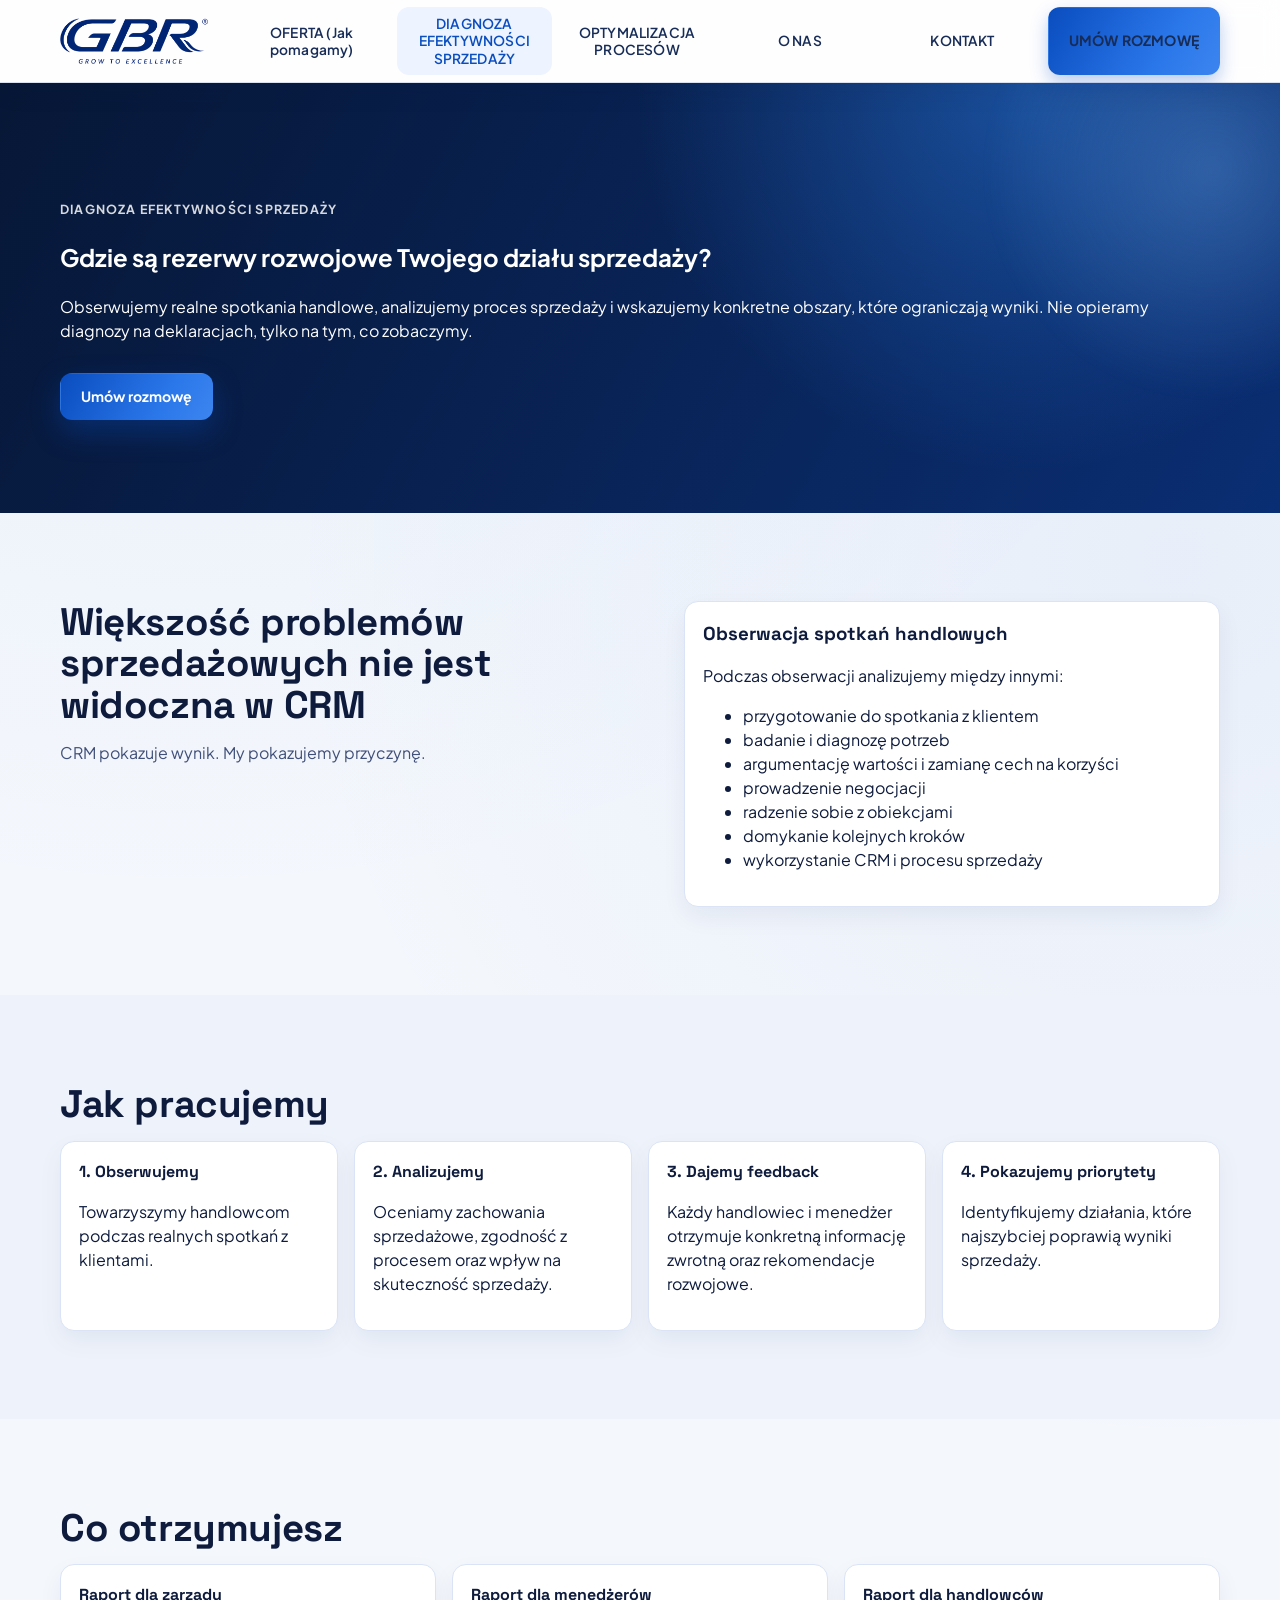
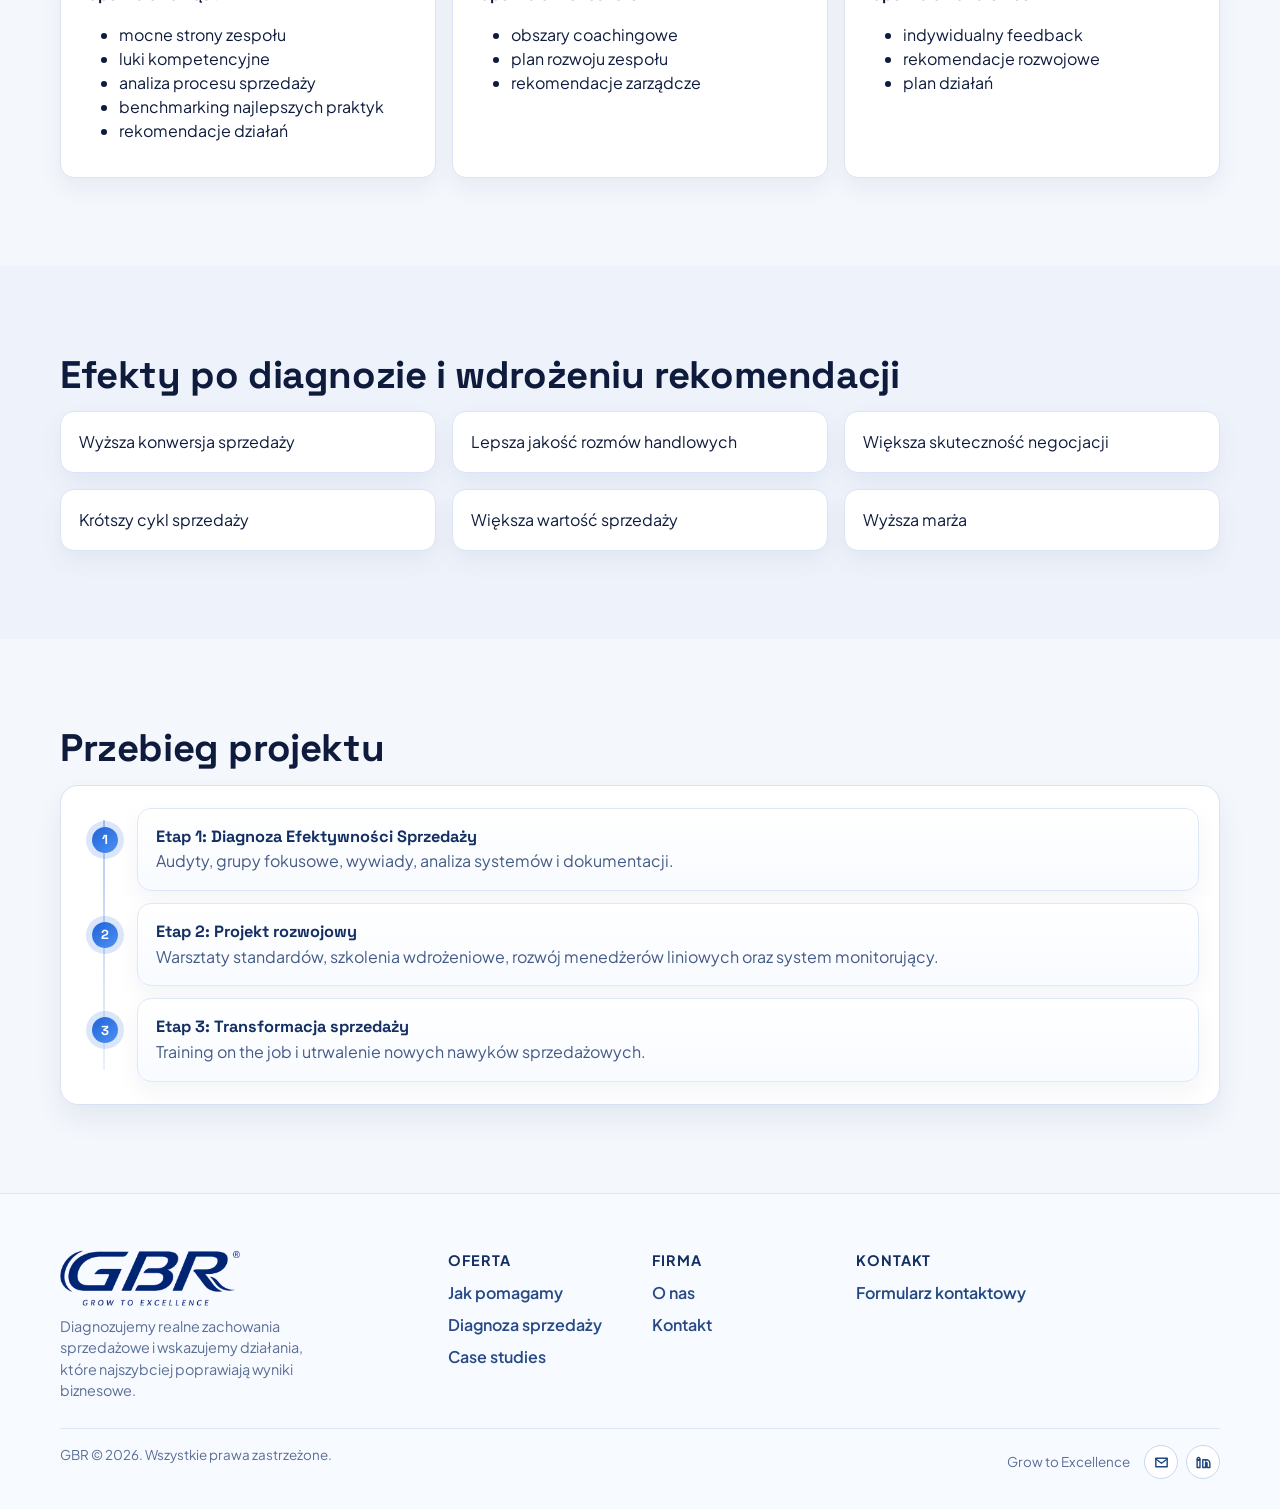
<file: diagnoza-efektywnosci-sprzedazy.html>
<!doctype html>
<html lang="pl">
  <head>
    <meta charset="UTF-8" />
    <meta name="viewport" content="width=device-width, initial-scale=1.0" />
    <title>Diagnoza Efektywności Sprzedaży | GBR</title>
    <meta
      name="description"
      content="Diagnoza efektywności sprzedaży oparta na obserwacji spotkań handlowych, analizie procesu i wdrożeniu działań rozwojowych."
    />
    <link rel="icon" type="image/svg+xml" href="assets/favicon.svg?v=3" />
    <link rel="shortcut icon" href="assets/favicon.svg?v=3" />
    <link rel="preconnect" href="https://fonts.googleapis.com" />
    <link rel="preconnect" href="https://fonts.gstatic.com" crossorigin />
    <link
      href="https://fonts.googleapis.com/css2?family=Plus+Jakarta+Sans:wght@400;500;600;700;800&family=Space+Grotesk:wght@500;700&display=swap"
      rel="stylesheet"
    />
    <link rel="stylesheet" href="styles.css" />
  </head>
  <body class="page-diagnoza">
    <header class="topbar">
      <div class="container nav-wrap">
        <a class="brand" href="index.html" aria-label="GBR strona główna">
          <img class="brand-logo" src="assets/logo-gbr-official-transparent.png" alt="GBR" />
        </a>
        <button class="nav-toggle" aria-label="Otwórz menu">☰</button>
        <nav class="nav-links" aria-label="Nawigacja główna">
          <div class="nav-item has-submenu">
            <a href="oferta.html">OFERTA (Jak pomagamy)</a>
            <div class="submenu" aria-label="Podmenu oferty">
              <a href="oferta.html#efektywnosc-sprzedazy">Efektywność sprzedaży</a>
              <a href="oferta.html#rozwoj-liderow">Rozwój liderów</a>
              <a href="oferta.html#optymalizacja">Optymalizacja procesów</a>
              <a href="oferta.html#wsparcie-decyzji">Wsparcie decyzji biznesowych</a>
            </div>
          </div>
          <a href="diagnoza-efektywnosci-sprzedazy.html" aria-current="page"
            >DIAGNOZA EFEKTYWNOŚCI SPRZEDAŻY</a
          >
          <a href="oferta.html#optymalizacja">OPTYMALIZACJA PROCESÓW</a>
          <a href="o-nas.html">O NAS</a>
          <a href="kontakt.html">KONTAKT</a>
          <a class="btn btn-primary" href="kontakt.html">UMÓW ROZMOWĘ</a>
        </nav>
      </div>
    </header>

    <main>
      <section class="page-hero">
        <div class="container hero-inner">
          <div class="hero-text">
            <p class="hero-eyebrow">DIAGNOZA EFEKTYWNOŚCI SPRZEDAŻY</p>
            <h1>Gdzie są rezerwy rozwojowe Twojego działu sprzedaży?</h1>
            <p>
              Obserwujemy realne spotkania handlowe, analizujemy proces sprzedaży i wskazujemy
              konkretne obszary, które ograniczają wyniki. Nie opieramy diagnozy na deklaracjach,
              tylko na tym, co zobaczymy.
            </p>
            <div class="hero-cta">
              <a class="btn btn-primary" href="kontakt.html">Umów rozmowę</a>
            </div>
          </div>
        </div>
      </section>

      <section class="section">
        <div class="container split">
          <div>
            <h2 class="section-title">Większość problemów sprzedażowych nie jest widoczna w CRM</h2>
            <p class="section-text">
              CRM pokazuje wynik. My pokazujemy przyczynę.
            </p>
          </div>
          <div class="simple-card">
            <h3>Obserwacja spotkań handlowych</h3>
            <p>Podczas obserwacji analizujemy między innymi:</p>
            <ul>
              <li>przygotowanie do spotkania z klientem</li>
              <li>badanie i diagnozę potrzeb</li>
              <li>argumentację wartości i zamianę cech na korzyści</li>
              <li>prowadzenie negocjacji</li>
              <li>radzenie sobie z obiekcjami</li>
              <li>domykanie kolejnych kroków</li>
              <li>wykorzystanie CRM i procesu sprzedaży</li>
            </ul>
          </div>
        </div>
      </section>

      <section class="section" style="background: #eef3fb">
        <div class="container">
          <h2 class="section-title">Jak pracujemy</h2>
          <div class="steps">
            <article class="step">
              <h4>1. Obserwujemy</h4>
              <p>Towarzyszymy handlowcom podczas realnych spotkań z klientami.</p>
            </article>
            <article class="step">
              <h4>2. Analizujemy</h4>
              <p>
                Oceniamy zachowania sprzedażowe, zgodność z procesem oraz wpływ na skuteczność
                sprzedaży.
              </p>
            </article>
            <article class="step">
              <h4>3. Dajemy feedback</h4>
              <p>
                Każdy handlowiec i menedżer otrzymuje konkretną informację zwrotną oraz
                rekomendacje rozwojowe.
              </p>
            </article>
            <article class="step">
              <h4>4. Pokazujemy priorytety</h4>
              <p>Identyfikujemy działania, które najszybciej poprawią wyniki sprzedaży.</p>
            </article>
          </div>
        </div>
      </section>

      <section class="section">
        <div class="container">
          <h2 class="section-title">Co otrzymujesz</h2>
          <div class="deliverables">
            <article class="deliverable">
              <h4>Raport dla zarządu</h4>
              <ul>
                <li>mocne strony zespołu</li>
                <li>luki kompetencyjne</li>
                <li>analiza procesu sprzedaży</li>
                <li>benchmarking najlepszych praktyk</li>
                <li>rekomendacje działań</li>
              </ul>
            </article>
            <article class="deliverable">
              <h4>Raport dla menedżerów</h4>
              <ul>
                <li>obszary coachingowe</li>
                <li>plan rozwoju zespołu</li>
                <li>rekomendacje zarządcze</li>
              </ul>
            </article>
            <article class="deliverable">
              <h4>Raport dla handlowców</h4>
              <ul>
                <li>indywidualny feedback</li>
                <li>rekomendacje rozwojowe</li>
                <li>plan działań</li>
              </ul>
            </article>
          </div>
        </div>
      </section>

      <section class="section" style="background: #eef3fb">
        <div class="container">
          <h2 class="section-title">Efekty po diagnozie i wdrożeniu rekomendacji</h2>
          <div class="effect-grid">
            <article class="effect-item">Wyższa konwersja sprzedaży</article>
            <article class="effect-item">Lepsza jakość rozmów handlowych</article>
            <article class="effect-item">Większa skuteczność negocjacji</article>
            <article class="effect-item">Krótszy cykl sprzedaży</article>
            <article class="effect-item">Większa wartość sprzedaży</article>
            <article class="effect-item">Wyższa marża</article>
          </div>
        </div>
      </section>

      <section class="section">
        <div class="container">
          <h2 class="section-title">Przebieg projektu</h2>
          <div class="timeline">
            <div class="timeline-item">
              <span class="dot"></span>
              <div>
                <h4>Etap 1: Diagnoza Efektywności Sprzedaży</h4>
                <p>
                  Audyty, grupy fokusowe, wywiady, analiza systemów i dokumentacji.
                </p>
              </div>
            </div>
            <div class="timeline-item">
              <span class="dot"></span>
              <div>
                <h4>Etap 2: Projekt rozwojowy</h4>
                <p>
                  Warsztaty standardów, szkolenia wdrożeniowe, rozwój menedżerów liniowych oraz
                  system monitorujący.
                </p>
              </div>
            </div>
            <div class="timeline-item">
              <span class="dot"></span>
              <div>
                <h4>Etap 3: Transformacja sprzedaży</h4>
                <p>Training on the job i utrwalenie nowych nawyków sprzedażowych.</p>
              </div>
            </div>
          </div>
        </div>
      </section>
    </main>

    <footer>
      <div class="container site-footer">
        <div class="footer-top">
          <div class="footer-brand">
            <img src="assets/logo-gbr-official-transparent.png" alt="GBR" />
            <p>
              Diagnozujemy realne zachowania sprzedażowe i wskazujemy działania, które najszybciej
              poprawiają wyniki biznesowe.
            </p>
          </div>
          <div class="footer-col">
            <h4>Oferta</h4>
            <ul class="footer-links">
              <li><a href="oferta.html">Jak pomagamy</a></li>
              <li><a href="diagnoza-efektywnosci-sprzedazy.html">Diagnoza sprzedaży</a></li>
              <li><a href="oferta.html#case-studies">Case studies</a></li>
            </ul>
          </div>
          <div class="footer-col">
            <h4>Firma</h4>
            <ul class="footer-links">
              <li><a href="o-nas.html">O nas</a></li>
              <li><a href="kontakt.html">Kontakt</a></li>
            </ul>
          </div>
          <div class="footer-contact">
            <h4>Kontakt</h4>
            <p><a href="kontakt.html">Formularz kontaktowy</a></p>
          </div>
        </div>
        <div class="footer-bottom">
          <span>GBR © 2026. Wszystkie prawa zastrzeżone.</span>
          <div class="footer-bottom-right">
            <span>Grow to Excellence</span>
            <div class="footer-social" aria-label="Kontakt GBR">
              <a href="mailto:pdeptula@gbr.pl" aria-label="Napisz e-mail do GBR">
                <svg viewBox="0 0 24 24" aria-hidden="true" focusable="false">
                  <path d="M4 6h16v12H4z" />
                  <path d="m4 7 8 6 8-6" />
                </svg>
              </a>
              <a href="https://www.linkedin.com/company/gb-resources-polska/" target="_blank" rel="noopener noreferrer" aria-label="Profil GBR na LinkedIn">
                <svg viewBox="0 0 24 24" aria-hidden="true" focusable="false">
                  <path d="M16 8a5 5 0 0 1 5 5v6h-4v-6a1 1 0 0 0-2 0v6h-4v-11h4v2" />
                  <path d="M7 8h-4v11h4z" />
                  <path d="M5 5a2 2 0 1 0 0.001 0z" />
                </svg>
              </a>
            </div>
          </div>
        </div>
      </div>
    </footer>

    <script src="script.js"></script>
  </body>
</html>
</file>
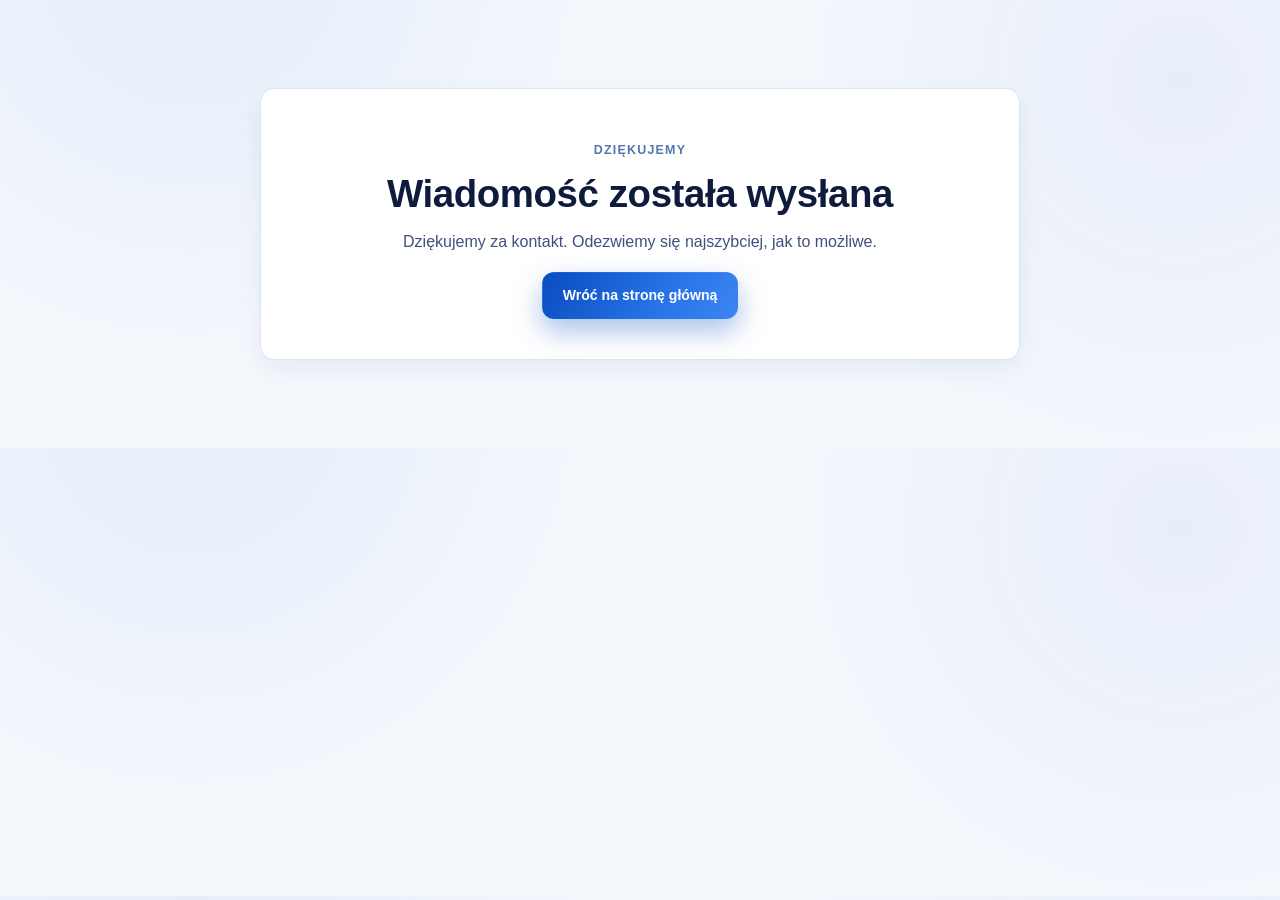
<file: dziekujemy.html>
<!doctype html>
<html lang="pl">
  <head>
    <meta charset="UTF-8" />
    <meta name="viewport" content="width=device-width, initial-scale=1.0" />
    <title>Dziękujemy | GBR</title>
    <meta name="description" content="Potwierdzenie wysłania formularza kontaktowego GBR." />
    <link rel="icon" type="image/svg+xml" href="assets/favicon.svg?v=3" />
    <link rel="shortcut icon" href="assets/favicon.svg?v=3" />
    <link rel="stylesheet" href="styles.css" />
  </head>
  <body>
    <main>
      <section class="section">
        <div class="container" style="max-width: 760px">
          <article class="simple-card" style="text-align: center; padding: 40px 24px">
            <p class="hero-eyebrow" style="color: #335b9e">DZIĘKUJEMY</p>
            <h1 class="section-title">Wiadomość została wysłana</h1>
            <p class="section-text" style="margin: 0 auto 18px">
              Dziękujemy za kontakt. Odezwiemy się najszybciej, jak to możliwe.
            </p>
            <a class="btn btn-primary" href="index.html">Wróć na stronę główną</a>
          </article>
        </div>
      </section>
    </main>
  </body>
</html>
</file>
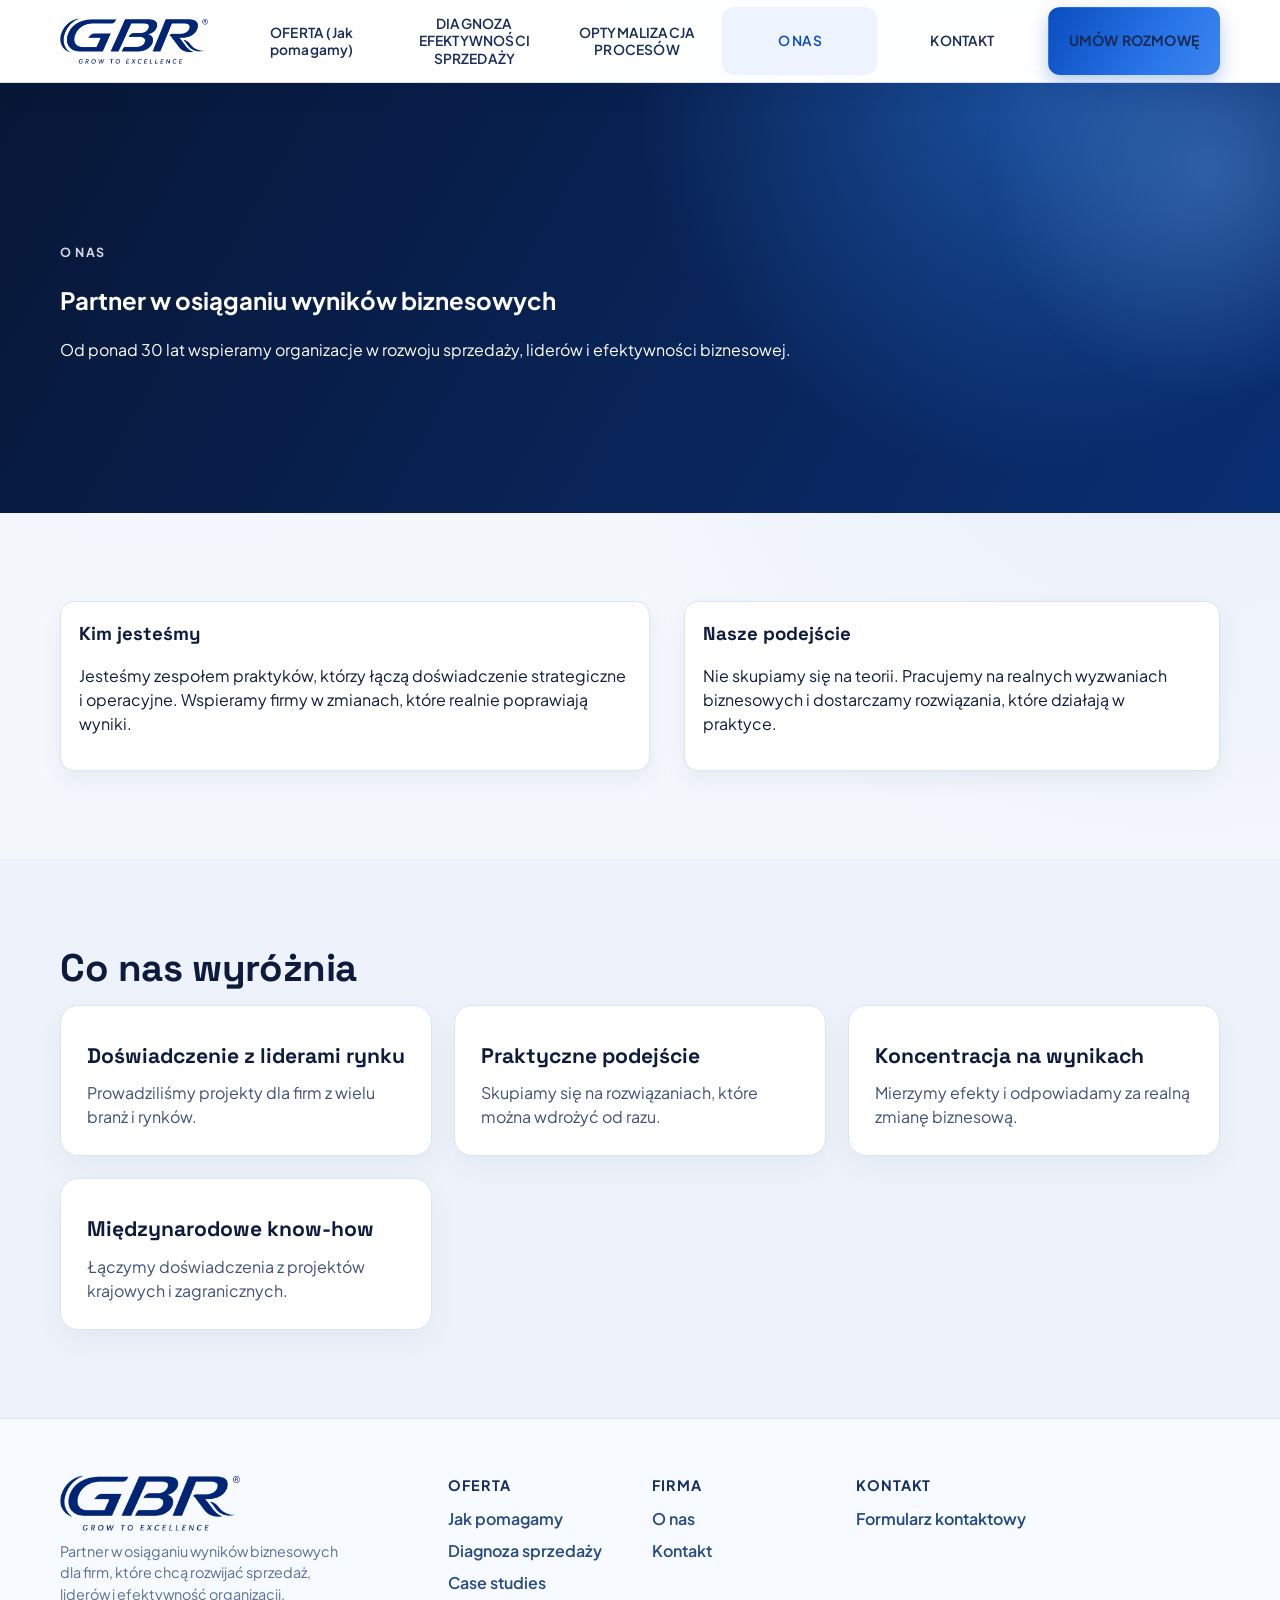
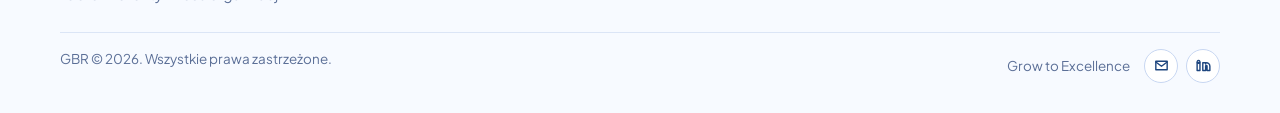
<file: o-nas.html>
<!doctype html>
<html lang="pl">
  <head>
    <meta charset="UTF-8" />
    <meta name="viewport" content="width=device-width, initial-scale=1.0" />
    <title>O nas | GBR</title>
    <meta
      name="description"
      content="Od ponad 30 lat wspieramy organizacje w rozwoju sprzedaży, liderów i efektywności biznesowej."
    />
    <link rel="icon" type="image/svg+xml" href="assets/favicon.svg?v=3" />
    <link rel="shortcut icon" href="assets/favicon.svg?v=3" />
    <link rel="preconnect" href="https://fonts.googleapis.com" />
    <link rel="preconnect" href="https://fonts.gstatic.com" crossorigin />
    <link
      href="https://fonts.googleapis.com/css2?family=Plus+Jakarta+Sans:wght@400;500;600;700;800&family=Space+Grotesk:wght@500;700&display=swap"
      rel="stylesheet"
    />
    <link rel="stylesheet" href="styles.css" />
  </head>
  <body class="page-o-nas">
    <header class="topbar">
      <div class="container nav-wrap">
        <a class="brand" href="index.html" aria-label="GBR strona główna">
          <img class="brand-logo" src="assets/logo-gbr-official-transparent.png" alt="GBR" />
        </a>
        <button class="nav-toggle" aria-label="Otwórz menu">☰</button>
        <nav class="nav-links" aria-label="Nawigacja główna">
          <div class="nav-item has-submenu">
            <a href="oferta.html">OFERTA (Jak pomagamy)</a>
            <div class="submenu" aria-label="Podmenu oferty">
              <a href="oferta.html#efektywnosc-sprzedazy">Efektywność sprzedaży</a>
              <a href="oferta.html#rozwoj-liderow">Rozwój liderów</a>
              <a href="oferta.html#optymalizacja">Optymalizacja procesów</a>
              <a href="oferta.html#wsparcie-decyzji">Wsparcie decyzji biznesowych</a>
            </div>
          </div>
          <a href="diagnoza-efektywnosci-sprzedazy.html">DIAGNOZA EFEKTYWNOŚCI SPRZEDAŻY</a>
          <a href="oferta.html#optymalizacja">OPTYMALIZACJA PROCESÓW</a>
          <a href="o-nas.html" aria-current="page">O NAS</a>
          <a href="kontakt.html">KONTAKT</a>
          <a class="btn btn-primary" href="kontakt.html">UMÓW ROZMOWĘ</a>
        </nav>
      </div>
    </header>

    <main>
      <section class="page-hero">
        <div class="container hero-inner">
          <div class="hero-text">
            <p class="hero-eyebrow">O NAS</p>
            <h1>Partner w osiąganiu wyników biznesowych</h1>
            <p>
              Od ponad 30 lat wspieramy organizacje w rozwoju sprzedaży, liderów i efektywności
              biznesowej.
            </p>
          </div>
        </div>
      </section>

      <section class="section">
        <div class="container split">
          <article class="simple-card">
            <h3>Kim jesteśmy</h3>
            <p>
              Jesteśmy zespołem praktyków, którzy łączą doświadczenie strategiczne i operacyjne.
              Wspieramy firmy w zmianach, które realnie poprawiają wyniki.
            </p>
          </article>
          <article class="simple-card">
            <h3>Nasze podejście</h3>
            <p>
              Nie skupiamy się na teorii. Pracujemy na realnych wyzwaniach biznesowych i
              dostarczamy rozwiązania, które działają w praktyce.
            </p>
          </article>
        </div>
      </section>

      <section class="section" style="background: #eef3fb">
        <div class="container">
          <h2 class="section-title">Co nas wyróżnia</h2>
          <div class="pillar-grid">
            <article class="pillar-card">
              <h3>Doświadczenie z liderami rynku</h3>
              <p>Prowadziliśmy projekty dla firm z wielu branż i rynków.</p>
            </article>
            <article class="pillar-card">
              <h3>Praktyczne podejście</h3>
              <p>Skupiamy się na rozwiązaniach, które można wdrożyć od razu.</p>
            </article>
            <article class="pillar-card">
              <h3>Koncentracja na wynikach</h3>
              <p>Mierzymy efekty i odpowiadamy za realną zmianę biznesową.</p>
            </article>
            <article class="pillar-card">
              <h3>Międzynarodowe know-how</h3>
              <p>Łączymy doświadczenia z projektów krajowych i zagranicznych.</p>
            </article>
          </div>
        </div>
      </section>
    </main>

    <footer>
      <div class="container site-footer">
        <div class="footer-top">
          <div class="footer-brand">
            <img src="assets/logo-gbr-official-transparent.png" alt="GBR" />
            <p>
              Partner w osiąganiu wyników biznesowych dla firm, które chcą rozwijać sprzedaż,
              liderów i efektywność organizacji.
            </p>
          </div>
          <div class="footer-col">
            <h4>Oferta</h4>
            <ul class="footer-links">
              <li><a href="oferta.html">Jak pomagamy</a></li>
              <li><a href="diagnoza-efektywnosci-sprzedazy.html">Diagnoza sprzedaży</a></li>
              <li><a href="oferta.html#case-studies">Case studies</a></li>
            </ul>
          </div>
          <div class="footer-col">
            <h4>Firma</h4>
            <ul class="footer-links">
              <li><a href="o-nas.html">O nas</a></li>
              <li><a href="kontakt.html">Kontakt</a></li>
            </ul>
          </div>
          <div class="footer-contact">
            <h4>Kontakt</h4>
            <p><a href="kontakt.html">Formularz kontaktowy</a></p>
          </div>
        </div>
        <div class="footer-bottom">
          <span>GBR © 2026. Wszystkie prawa zastrzeżone.</span>
          <div class="footer-bottom-right">
            <span>Grow to Excellence</span>
            <div class="footer-social" aria-label="Kontakt GBR">
              <a href="mailto:pdeptula@gbr.pl" aria-label="Napisz e-mail do GBR">
                <svg viewBox="0 0 24 24" aria-hidden="true" focusable="false">
                  <path d="M4 6h16v12H4z" />
                  <path d="m4 7 8 6 8-6" />
                </svg>
              </a>
              <a href="https://www.linkedin.com/company/gb-resources-polska/" target="_blank" rel="noopener noreferrer" aria-label="Profil GBR na LinkedIn">
                <svg viewBox="0 0 24 24" aria-hidden="true" focusable="false">
                  <path d="M16 8a5 5 0 0 1 5 5v6h-4v-6a1 1 0 0 0-2 0v6h-4v-11h4v2" />
                  <path d="M7 8h-4v11h4z" />
                  <path d="M5 5a2 2 0 1 0 0.001 0z" />
                </svg>
              </a>
            </div>
          </div>
        </div>
      </div>
    </footer>

    <script src="script.js"></script>
  </body>
</html>
</file>
<file: styles.css>
:root {
  --bg: #f4f7fc;
  --surface: #ffffff;
  --surface-alt: #eef3fb;
  --ink: #0e1b3d;
  --ink-soft: #40507a;
  --primary: #0a4dbf;
  --primary-strong: #053289;
  --line: #d4ddef;
  --deep: #071736;
  --deep-2: #0a2047;
  --ok: #0f8f67;
  --radius: 18px;
  --shadow: 0 20px 50px rgba(4, 20, 50, 0.12);
  --shadow-soft: 0 10px 26px rgba(6, 31, 82, 0.1);
  --shadow-strong: 0 22px 44px rgba(6, 31, 82, 0.18);
}

* {
  box-sizing: border-box;
}

html {
  scroll-behavior: smooth;
}

body {
  margin: 0;
  font-family: "Plus Jakarta Sans", "Segoe UI", sans-serif;
  color: var(--ink);
  background: var(--bg);
  line-height: 1.5;
  background-image:
    radial-gradient(circle at 15% -10%, rgba(44, 122, 233, 0.08), transparent 34%),
    radial-gradient(circle at 92% 18%, rgba(37, 104, 209, 0.06), transparent 32%);
}

a {
  color: inherit;
  text-decoration: none;
}

img {
  max-width: 100%;
  display: block;
}

.container {
  width: min(1160px, 92%);
  margin: 0 auto;
}

.section {
  padding: 88px 0;
}

.section-title {
  font-family: "Space Grotesk", "Segoe UI", sans-serif;
  font-size: clamp(1.8rem, 3vw, 3rem);
  line-height: 1.08;
  letter-spacing: -0.4px;
  margin: 0 0 16px;
}

.section-text {
  color: var(--ink-soft);
  margin: 0;
  max-width: 720px;
}

.top-utility {
  background: #0a2048;
  color: #d9e6ff;
  border-bottom: 1px solid rgba(117, 153, 219, 0.3);
}

.utility-wrap {
  min-height: 36px;
  display: flex;
  align-items: center;
  justify-content: flex-end;
  gap: 16px;
  font-size: 0.78rem;
  font-weight: 600;
}

.utility-wrap a {
  color: #d9e6ff;
}

.topbar {
  position: sticky;
  top: 0;
  z-index: 40;
  background: rgba(255, 255, 255, 0.92);
  backdrop-filter: blur(10px);
  border-bottom: 1px solid rgba(212, 221, 239, 0.85);
  box-shadow: 0 8px 24px rgba(7, 28, 66, 0.08);
}

.nav-wrap {
  display: flex;
  align-items: center;
  justify-content: space-between;
  min-height: 82px;
  gap: 26px;
}

.brand {
  display: flex;
  align-items: center;
  gap: 10px;
  flex: 0 0 auto;
  font-family: "Space Grotesk", "Segoe UI", sans-serif;
  font-weight: 700;
  color: var(--deep);
}

.brand-logo {
  height: 46px;
  width: auto;
  max-width: none;
  display: block;
}

.brand-sub {
  font-size: 0.64rem;
  text-transform: uppercase;
  letter-spacing: 1.6px;
  color: #4d5e88;
}

.nav-toggle {
  display: none;
  border: 1px solid var(--line);
  border-radius: 10px;
  background: #fff;
  width: 42px;
  height: 42px;
  font-size: 1.35rem;
  color: var(--ink);
}

.nav-links {
  display: grid;
  grid-template-columns: repeat(5, minmax(132px, 1fr)) auto;
  align-items: stretch;
  gap: 8px;
  font-size: 0.86rem;
  font-weight: 600;
  letter-spacing: 0.18px;
}

.nav-links > a,
.nav-links > .nav-item > a {
  display: inline-flex;
  align-items: center;
  justify-content: center;
  text-align: center;
  line-height: 1.25;
  min-height: 64px;
  padding: 8px 10px;
  border-radius: 12px;
  text-wrap: balance;
  color: #172c57;
  transition: color 0.25s ease, background 0.2s ease;
}

.nav-links > a:not(.btn):hover,
.nav-links > .nav-item > a:hover,
.nav-links > a[aria-current="page"]:not(.btn),
.nav-links > .nav-item > a[aria-current="page"] {
  background: #edf3ff;
}

.nav-links > a:hover,
.nav-links > .nav-item > a:hover,
.nav-links > a[aria-current="page"],
.nav-links > .nav-item > a[aria-current="page"] {
  color: var(--primary);
}

.nav-item {
  position: relative;
  display: flex;
}

.submenu {
  position: absolute;
  top: 100%;
  left: 0;
  min-width: 230px;
  background: #fff;
  border: 1px solid #d7e3f8;
  border-radius: 12px;
  box-shadow: 0 12px 28px rgba(7, 30, 72, 0.12);
  padding: 6px;
  opacity: 0;
  transform: translateY(8px);
  pointer-events: none;
  transition: opacity 0.2s ease, transform 0.2s ease;
  z-index: 45;
}

.submenu a {
  display: block;
  min-height: 0;
  padding: 10px 12px;
  border-radius: 8px;
  font-size: 0.82rem;
  line-height: 1.25;
  color: #17386f;
}

.submenu a:hover {
  background: #edf3ff;
  color: #0a4dbf;
}

.has-submenu:hover .submenu,
.has-submenu:focus-within .submenu {
  opacity: 1;
  transform: translateY(0);
  pointer-events: auto;
}

.nav-links .btn {
  min-height: 64px;
  padding-inline: 20px;
  white-space: nowrap;
}

.nav-links .btn-primary {
  box-shadow: 0 8px 18px rgba(10, 77, 191, 0.28);
}

.btn {
  display: inline-flex;
  align-items: center;
  justify-content: center;
  gap: 8px;
  border: 1px solid transparent;
  border-radius: 12px;
  padding: 12px 20px;
  font-weight: 700;
  font-size: 0.88rem;
  transition: transform 0.2s ease, box-shadow 0.25s ease, background 0.2s ease;
}

.btn:hover {
  transform: translateY(-2px);
}

.btn-primary {
  color: #fff;
  background: linear-gradient(120deg, var(--primary), #2a77ea, #4e93f5, #1b66d9);
  background-size: 200% 200%;
  box-shadow: 0 12px 28px rgba(10, 77, 191, 0.35);
  animation: gradientFlow 8s ease infinite;
}

.btn-secondary {
  border-color: #a6b8e2;
  color: #e7efff;
  background: transparent;
}

.btn-light {
  border-color: var(--line);
  color: var(--primary);
  background: #fff;
}

.hero {
  position: relative;
  color: #fff;
  overflow: hidden;
  background: #071736;
}

.hero-media {
  position: absolute;
  inset: 0;
  z-index: 0;
  overflow: hidden;
}

.hero-bg {
  position: absolute;
  inset: 0;
  width: 100%;
  height: 100%;
  object-fit: cover;
  object-position: center center;
  opacity: 0;
  transform: scale(1);
  transition: opacity 1.6s ease, transform 7s ease;
  will-change: opacity, transform;
}

.hero-bg.is-visible {
  opacity: 1;
  transform: scale(1.01);
}

.hero-overlay {
  position: absolute;
  inset: 0;
  background:
    radial-gradient(circle at 70% 10%, rgba(46, 130, 255, 0.42), transparent 35%),
    linear-gradient(115deg, rgba(7, 23, 54, 0.94) 18%, rgba(8, 37, 88, 0.81) 52%, rgba(9, 54, 130, 0.66) 100%);
}

.hero-sheen {
  position: absolute;
  inset: 0;
  background: linear-gradient(115deg, transparent 28%, rgba(145, 196, 255, 0.22) 48%, transparent 68%);
  mix-blend-mode: screen;
  transform: translateX(-28%);
  animation: heroSweep 11s ease-in-out infinite;
}

.hero::before {
  content: "";
  position: absolute;
  width: 550px;
  height: 550px;
  border-radius: 50%;
  border: 1px solid rgba(96, 168, 255, 0.35);
  right: -180px;
  top: -120px;
}

.hero::after {
  content: "";
  position: absolute;
  width: 410px;
  height: 410px;
  border-radius: 50%;
  border: 1px solid rgba(96, 168, 255, 0.3);
  right: -90px;
  top: -50px;
}

.hero-inner {
  position: relative;
  z-index: 2;
  min-height: min(80vh, 720px);
  display: grid;
  align-items: center;
  padding: 74px 0 86px;
}

.hero-text {
  max-width: 1240px;
  animation: fadeUp 0.75s ease both;
}

.hero-eyebrow {
  letter-spacing: 1.2px;
  text-transform: uppercase;
  font-weight: 700;
  font-size: 0.78rem;
  opacity: 0.83;
}

.hero h1 {
  margin: 10px 0 18px;
  font-family: "Space Grotesk", "Segoe UI", sans-serif;
  font-size: clamp(2.05rem, 5.2vw, 4rem);
  line-height: 1.06;
  min-height: calc(3 * 1.06em);
  transition: opacity 0.45s ease, transform 0.45s ease;
}

.hero-line {
  display: block;
  white-space: nowrap;
}

.hero h1.is-fading {
  opacity: 0;
  transform: translateY(8px);
}

.hero p {
  margin: 0;
  max-width: 700px;
  color: #d7e4ff;
  font-size: clamp(1rem, 1.5vw, 1.18rem);
}

.hero-cta {
  display: flex;
  flex-wrap: wrap;
  gap: 12px;
  margin-top: 30px;
}

.hero-proof {
  margin-top: 26px;
  display: grid;
  grid-template-columns: repeat(3, minmax(140px, 1fr));
  gap: 12px;
  max-width: 720px;
}

.proof-item {
  border: 1px solid rgba(171, 201, 255, 0.28);
  background: rgba(8, 28, 66, 0.5);
  border-radius: 12px;
  padding: 10px 12px;
  box-shadow: inset 0 1px 0 rgba(255, 255, 255, 0.08), var(--shadow-soft);
}

.proof-item strong {
  display: block;
  font-family: "Space Grotesk", "Segoe UI", sans-serif;
  font-size: 1.35rem;
  line-height: 1;
}

.proof-item span {
  display: block;
  margin-top: 5px;
  color: #d4e2ff;
  font-size: 0.83rem;
}

.hero-benchmark {
  margin-top: 14px;
  max-width: 520px;
  border: 1px solid rgba(171, 201, 255, 0.25);
  border-radius: 12px;
  padding: 10px 12px 12px;
  background: rgba(7, 26, 63, 0.5);
}

.benchmark-head {
  display: flex;
  justify-content: space-between;
  align-items: center;
  gap: 10px;
  font-size: 0.82rem;
  color: #d4e2ff;
}

.benchmark-head strong {
  font-family: "Space Grotesk", "Segoe UI", sans-serif;
  font-size: 1.08rem;
  color: #ffffff;
}

.benchmark-track {
  margin-top: 8px;
  width: 100%;
  height: 8px;
  border-radius: 999px;
  background: rgba(255, 255, 255, 0.18);
  overflow: hidden;
}

.benchmark-fill {
  display: block;
  height: 100%;
  width: 78%;
  border-radius: inherit;
  background: linear-gradient(90deg, #3f8dff, #83b9ff);
  background-size: 200% 100%;
  animation: stripeSlide 3.8s linear infinite;
}

.process-section {
  background: linear-gradient(180deg, #f4f8ff 0%, #eef5ff 100%);
}

.process-track {
  margin-top: 24px;
  display: grid;
  grid-template-columns: repeat(4, 1fr);
  gap: 16px;
}

.process-step {
  background: #fff;
  border: 1px solid #d8e4f8;
  border-radius: 16px;
  padding: 18px;
  position: relative;
  box-shadow: 0 14px 30px rgba(8, 37, 88, 0.08);
  transition: transform 0.25s ease, box-shadow 0.25s ease;
}

.process-step:hover {
  transform: translateY(-4px);
  box-shadow: var(--shadow-strong);
}

.featured-case-section {
  background: #f7fbff;
}

.featured-case {
  display: grid;
  grid-template-columns: minmax(280px, 1fr) minmax(320px, 1.1fr);
  background: #fff;
  border: 1px solid #dbe6f8;
  border-radius: 18px;
  overflow: hidden;
  box-shadow: var(--shadow);
}

.featured-case img {
  width: 100%;
  height: 100%;
  min-height: 300px;
  object-fit: cover;
}

.featured-case-body {
  padding: 24px;
  display: grid;
  gap: 14px;
  align-content: center;
}

.featured-case-body h3 {
  margin: 0;
  font-family: "Space Grotesk", "Segoe UI", sans-serif;
  font-size: clamp(1.35rem, 2vw, 1.9rem);
  line-height: 1.15;
  color: #0e2a5b;
}

.featured-case-body p {
  margin: 0;
  color: #3c537f;
}

.featured-kpis {
  display: grid;
  grid-template-columns: repeat(3, 1fr);
  gap: 10px;
}

.featured-kpis div {
  border: 1px solid #d6e4fb;
  background: #f5f9ff;
  border-radius: 12px;
  padding: 10px;
}

.featured-kpis strong {
  display: block;
  font-family: "Space Grotesk", "Segoe UI", sans-serif;
  font-size: 1.2rem;
  color: #0a3f98;
}

.featured-kpis span {
  font-size: 0.8rem;
  color: #4d6698;
}

.process-step span {
  display: inline-flex;
  min-width: 40px;
  height: 28px;
  border-radius: 999px;
  align-items: center;
  justify-content: center;
  font-size: 0.74rem;
  letter-spacing: 0.7px;
  font-weight: 700;
  color: #1a4a98;
  background: #e9f1ff;
  border: 1px solid #c8d8f7;
}

.process-step h3 {
  margin: 10px 0 8px;
  font-family: "Space Grotesk", "Segoe UI", sans-serif;
  font-size: 1.14rem;
}

.process-step p {
  margin: 0;
  color: #405683;
  font-size: 0.93rem;
}

.logo-row {
  background: #fff;
  border-top: 1px solid #edf1fa;
  border-bottom: 1px solid #edf1fa;
}

.logo-marquee {
  overflow: hidden;
  padding: 16px 0 28px;
}

.logo-track {
  display: flex;
  width: max-content;
  gap: 18px;
  animation: logoScrollRight 36s linear infinite;
  will-change: transform;
}

.logo-track:hover {
  animation-play-state: paused;
}

.logo-title {
  margin: 0;
  padding-top: 18px;
  text-align: center;
  text-transform: uppercase;
  letter-spacing: 1.05px;
  font-size: 0.8rem;
  font-weight: 700;
  color: #5e6f95;
}

.logo-grid {
  display: grid;
  grid-template-columns: repeat(6, minmax(110px, 140px));
  gap: 14px;
}

.logo-item {
  border: 1px solid rgba(221, 229, 242, 0.92);
  border-radius: 18px;
  min-height: 88px;
  display: flex;
  align-items: center;
  justify-content: center;
  padding: 14px 18px;
  background: linear-gradient(180deg, #ffffff 0%, #f8faff 100%);
  box-shadow: 0 10px 24px rgba(6, 31, 82, 0.05);
  transition: transform 0.2s ease, border-color 0.2s ease, box-shadow 0.2s ease;
}

.logo-item:hover {
  border-color: #c5d6f5;
  transform: translateY(-2px);
  box-shadow: 0 14px 30px rgba(6, 31, 82, 0.08);
}

.logo-item img {
  display: block;
  width: auto;
  max-width: 100%;
  max-height: 46px;
  object-fit: contain;
  filter: none;
  opacity: 1;
}

.pillar-grid {
  display: grid;
  grid-template-columns: repeat(3, 1fr);
  gap: 22px;
}

.pillar-card {
  background: #fff;
  border: 1px solid #dbe4f6;
  border-radius: var(--radius);
  padding: 26px;
  box-shadow: 0 12px 30px rgba(12, 34, 80, 0.05);
  transition: transform 0.28s ease, box-shadow 0.28s ease, border-color 0.2s ease;
}

.pillar-card:hover {
  transform: translateY(-5px);
  border-color: #bfd1f2;
  box-shadow: var(--shadow-strong);
}

.pillar-card h3 {
  margin: 8px 0 10px;
  font-family: "Space Grotesk", "Segoe UI", sans-serif;
  font-size: 1.32rem;
}

.pillar-card p {
  margin: 0;
  color: var(--ink-soft);
}

.icon-badge {
  width: 48px;
  height: 48px;
  border-radius: 50%;
  background: linear-gradient(135deg, #0b3f9d, #1f73e8);
  display: grid;
  place-items: center;
  color: #fff;
}

.icon-badge svg {
  width: 24px;
  height: 24px;
  stroke: currentColor;
  fill: none;
  stroke-width: 1.9;
  stroke-linecap: round;
  stroke-linejoin: round;
}

.split {
  display: grid;
  grid-template-columns: 1.1fr 1fr;
  gap: 34px;
  align-items: start;
}

.co-robimy-layout {
  display: grid;
  grid-template-columns: minmax(300px, 0.95fr) minmax(520px, 1.35fr);
  gap: 44px;
  align-items: start;
}

.co-robimy-intro .section-title {
  max-width: 520px;
  margin-bottom: 12px;
}

.co-robimy-intro .section-text {
  max-width: 470px;
  margin-bottom: 16px;
  font-size: 0.92rem;
  line-height: 1.62;
}

.co-robimy-link {
  letter-spacing: 0.8px;
  font-size: 0.78rem;
  min-height: 40px;
  padding: 10px 22px;
  border-width: 1.5px;
  border-radius: 18px;
  border-color: #b8ccef;
  color: #315c9f;
}

.co-robimy-link:hover {
  transform: none;
  box-shadow: none;
}

.co-robimy-grid {
  display: grid;
  grid-template-columns: repeat(2, minmax(220px, 1fr));
  gap: 30px 36px;
}

.co-robimy-item {
  display: grid;
  grid-template-columns: 40px 1fr;
  gap: 14px;
  align-items: start;
}

.co-robimy-icon {
  width: 40px;
  height: 40px;
  color: #4a7ee0;
  display: grid;
  place-items: center;
}

.co-robimy-icon svg {
  width: 28px;
  height: 28px;
  stroke: currentColor;
  fill: none;
  stroke-width: 2.05;
  stroke-linecap: round;
  stroke-linejoin: round;
}

.co-robimy-item h3 {
  margin: 0 0 6px;
  font-family: "Space Grotesk", "Segoe UI", sans-serif;
  font-size: 0.99rem;
  letter-spacing: -0.15px;
  color: #1b3f84;
}

.co-robimy-item p {
  margin: 0;
  max-width: 340px;
  color: #5a6c95;
  font-size: 0.84rem;
  line-height: 1.56;
}

.bullet-list {
  margin: 20px 0 0;
  padding: 0;
  list-style: none;
  display: grid;
  gap: 12px;
}

.bullet-list li {
  background: #fff;
  border: 1px solid #dce5f6;
  border-radius: 12px;
  padding: 12px 14px;
  color: #19356a;
  font-weight: 600;
  box-shadow: 0 10px 20px rgba(6, 31, 82, 0.05);
  transition: transform 0.22s ease, box-shadow 0.22s ease;
}

.bullet-list li:hover {
  transform: translateY(-2px);
  box-shadow: var(--shadow-soft);
}

.case-section {
  color: #e9f0ff;
  background:
    radial-gradient(circle at 90% 20%, rgba(51, 135, 255, 0.27), transparent 40%),
    linear-gradient(130deg, #071736 10%, #082459 100%);
  background-size: 130% 130%;
  animation: ambientShift 20s ease-in-out infinite;
}

.case-head {
  display: flex;
  justify-content: space-between;
  align-items: end;
  gap: 20px;
  margin-bottom: 26px;
}

.case-grid {
  display: grid;
  grid-template-columns: repeat(3, 1fr);
  gap: 20px;
}

.pillar-grid .reveal:nth-child(1),
.process-track .reveal:nth-child(1),
.case-grid .reveal:nth-child(1) {
  transition-delay: 0.04s;
}

.pillar-grid .reveal:nth-child(2),
.process-track .reveal:nth-child(2),
.case-grid .reveal:nth-child(2) {
  transition-delay: 0.12s;
}

.pillar-grid .reveal:nth-child(3),
.process-track .reveal:nth-child(3),
.case-grid .reveal:nth-child(3) {
  transition-delay: 0.2s;
}

.process-track .reveal:nth-child(4) {
  transition-delay: 0.28s;
}

.case-card {
  background: rgba(255, 255, 255, 0.97);
  color: var(--ink);
  border-radius: 14px;
  overflow: hidden;
  box-shadow: 0 12px 28px rgba(5, 22, 54, 0.18);
  transition: transform 0.25s ease, box-shadow 0.25s ease, filter 0.25s ease;
}

.case-card:hover {
  transform: translateY(-6px);
  box-shadow: 0 18px 34px rgba(3, 16, 42, 0.24);
  filter: saturate(1.05);
}

.case-card img {
  width: 100%;
  aspect-ratio: 16 / 9;
  object-fit: cover;
}

.case-body {
  padding: 18px;
}

.case-tag {
  color: var(--primary);
  text-transform: uppercase;
  font-size: 0.76rem;
  letter-spacing: 0.9px;
  font-weight: 700;
}

.case-body h3 {
  margin: 8px 0 8px;
  font-family: "Space Grotesk", "Segoe UI", sans-serif;
  font-size: 1.22rem;
}

.case-body p {
  margin: 0;
  color: var(--ink-soft);
}

.case-kpi {
  margin: 10px 0 10px;
  font-family: "Space Grotesk", "Segoe UI", sans-serif;
  font-size: 2rem;
  line-height: 1;
  color: #09378f;
}

.case-result {
  margin-top: 14px;
  color: var(--primary-strong);
  font-weight: 700;
}

.case-metrics {
  margin: 12px 0 0;
  padding: 0;
  list-style: none;
  display: grid;
  gap: 7px;
}

.case-metrics li {
  color: #2d4679;
  font-size: 0.88rem;
  font-weight: 600;
}

.stats {
  background: #fff;
}

.stats-grid {
  display: grid;
  grid-template-columns: repeat(5, 1fr);
  gap: 14px;
}

.stat {
  border: 1px solid #dce5f5;
  border-radius: 14px;
  padding: 18px;
  background: linear-gradient(180deg, #fff, #f8fbff);
  box-shadow: 0 10px 24px rgba(7, 35, 91, 0.06);
  transition: transform 0.24s ease, box-shadow 0.24s ease, border-color 0.2s ease;
}

.stat:hover {
  transform: translateY(-4px);
  border-color: #bfd2f5;
  box-shadow: var(--shadow-soft);
}

.stat strong {
  display: block;
  font-size: clamp(1.8rem, 3.7vw, 2.5rem);
  font-family: "Space Grotesk", "Segoe UI", sans-serif;
  color: var(--primary-strong);
}

.counter {
  display: inline-block;
  min-width: 2.3ch;
}

.cta-band {
  color: #fff;
  background:
    radial-gradient(circle at 88% 20%, rgba(53, 140, 255, 0.27), transparent 40%),
    linear-gradient(130deg, #06132f, #07285e);
  background-size: 140% 140%;
  animation: ambientShift 22s ease-in-out infinite reverse;
}

.cta-band-inner {
  display: grid;
  grid-template-columns: 1fr auto;
  gap: 20px;
  align-items: center;
}

.cta-mail {
  font-size: clamp(1.1rem, 2.5vw, 1.6rem);
  font-weight: 700;
}

.page-hero {
  position: relative;
  overflow: hidden;
  isolation: isolate;
  color: #fff;
  background:
    radial-gradient(circle at 80% 0%, rgba(53, 145, 255, 0.38), transparent 35%),
    linear-gradient(120deg, #071736 0%, #0a2e73 100%);
}

.page-hero::before {
  content: "";
  position: absolute;
  inset: 0;
  background-image: var(--page-hero-image, none);
  background-size: cover;
  background-position: center right;
  opacity: 0.14;
  mix-blend-mode: screen;
  pointer-events: none;
  z-index: 0;
}

.page-hero::after {
  content: "";
  position: absolute;
  inset: -40% -15% auto auto;
  width: 520px;
  height: 520px;
  border-radius: 50%;
  background: radial-gradient(circle, rgba(126, 188, 255, 0.28) 0%, rgba(126, 188, 255, 0) 62%);
  filter: blur(6px);
  animation: glowPulse 9s ease-in-out infinite;
  pointer-events: none;
  z-index: 0;
}

.page-hero .hero-inner {
  position: relative;
  z-index: 1;
  min-height: 430px;
  padding-bottom: 62px;
}

body.page-oferta {
  --page-hero-image: url("https://images.unsplash.com/photo-1556761175-b413da4baf72?auto=format&fit=crop&w=1800&q=80");
}

body.page-diagnoza {
  --page-hero-image: url("https://images.unsplash.com/photo-1552664730-d307ca884978?auto=format&fit=crop&w=1800&q=80");
}

body.page-o-nas {
  --page-hero-image: url("https://images.unsplash.com/photo-1497366754035-f200968a6e72?auto=format&fit=crop&w=1800&q=80");
}

body.page-kontakt {
  --page-hero-image: url("https://images.unsplash.com/photo-1486406146926-c627a92ad1ab?auto=format&fit=crop&w=1800&q=80");
}

.steps,
.deliverables,
.effect-grid {
  display: grid;
  gap: 16px;
}

.steps {
  grid-template-columns: repeat(4, 1fr);
}

.deliverables {
  grid-template-columns: repeat(3, 1fr);
}

.effect-grid {
  grid-template-columns: repeat(3, 1fr);
}

.step,
.deliverable,
.effect-item,
.simple-card {
  background: #fff;
  border: 1px solid #dae4f6;
  border-radius: 14px;
  padding: 18px;
  box-shadow: 0 10px 24px rgba(7, 35, 91, 0.06);
  transition: transform 0.24s ease, box-shadow 0.24s ease, border-color 0.2s ease;
}

.step:hover,
.deliverable:hover,
.effect-item:hover,
.simple-card:hover {
  transform: translateY(-4px);
  border-color: #bfd2f5;
  box-shadow: var(--shadow-soft);
}

.step h4,
.deliverable h4,
.simple-card h3 {
  margin: 0 0 8px;
  font-family: "Space Grotesk", "Segoe UI", sans-serif;
}

#optymalizacja {
  scroll-margin-top: 110px;
}

.timeline {
  position: relative;
  background: #fff;
  border: 1px solid #d7e3f5;
  border-radius: 18px;
  padding: 22px 20px;
  box-shadow: 0 14px 28px rgba(6, 31, 82, 0.07);
  counter-reset: etap;
}

.timeline::before {
  content: "";
  position: absolute;
  left: 42px;
  top: 34px;
  bottom: 34px;
  width: 2px;
  background: linear-gradient(180deg, rgba(43, 108, 223, 0.35), rgba(43, 108, 223, 0.1));
}

.timeline-item {
  position: relative;
  display: grid;
  grid-template-columns: 1fr;
  gap: 10px;
  align-items: start;
  margin-left: 56px;
  padding: 16px 18px;
  border: 1px solid #dfe8f8;
  border-radius: 14px;
  background: linear-gradient(180deg, #ffffff 0%, #f8fbff 100%);
  box-shadow: 0 10px 24px rgba(7, 35, 91, 0.05);
}

.timeline-item::before {
  counter-increment: etap;
  content: counter(etap);
  position: absolute;
  left: -46px;
  top: 18px;
  width: 26px;
  height: 26px;
  border-radius: 50%;
  display: grid;
  place-items: center;
  font-family: "Space Grotesk", "Segoe UI", sans-serif;
  font-size: 0.82rem;
  font-weight: 700;
  color: #fff;
  background: linear-gradient(140deg, #1f64d8, #4e90f4);
  box-shadow: 0 0 0 6px rgba(31, 100, 216, 0.16);
}

.timeline-item + .timeline-item {
  margin-top: 12px;
}

.timeline-item h4 {
  margin: 0;
  color: #142f63;
  font-family: "Space Grotesk", "Segoe UI", sans-serif;
  font-size: 1.02rem;
}

.timeline-item p {
  margin: 0;
  color: #445b87;
  line-height: 1.55;
}

.dot {
  display: none;
}

footer {
  background: #f7faff;
  border-top: 1px solid #dbe5f6;
}

.site-footer {
  color: #5b6f97;
  padding: 56px 0 30px;
}

.footer-top {
  display: grid;
  grid-template-columns: minmax(220px, 1fr) repeat(2, minmax(150px, 180px)) minmax(220px, 1fr);
  gap: 24px;
}

.footer-brand img {
  width: 180px;
  height: auto;
}

.footer-brand p {
  margin: 10px 0 0;
  max-width: 280px;
  font-size: 0.9rem;
}

.footer-col h4,
.footer-contact h4 {
  margin: 0 0 10px;
  color: #152f63;
  font-size: 0.9rem;
  text-transform: uppercase;
  letter-spacing: 0.9px;
}

.footer-links {
  list-style: none;
  margin: 0;
  padding: 0;
  display: grid;
  gap: 8px;
}

.footer-links a {
  font-weight: 600;
  color: #274a85;
}

.footer-contact p {
  margin: 0;
  color: #2f4b7d;
}

.footer-contact a {
  color: #214883;
  font-weight: 600;
}

.footer-bottom {
  margin-top: 26px;
  padding-top: 16px;
  border-top: 1px solid #dbe5f6;
  display: flex;
  justify-content: space-between;
  gap: 14px;
  flex-wrap: wrap;
  font-size: 0.84rem;
}

.footer-bottom-right {
  display: inline-flex;
  align-items: center;
  gap: 14px;
}

.footer-social {
  display: inline-flex;
  align-items: center;
  gap: 8px;
}

.footer-social a {
  width: 34px;
  height: 34px;
  display: inline-flex;
  align-items: center;
  justify-content: center;
  border: 1px solid #c8d7f2;
  border-radius: 999px;
  color: #1e467f;
  background: #ffffff;
  transition: transform 0.2s ease, border-color 0.2s ease, color 0.2s ease;
}

.footer-social a:hover {
  transform: translateY(-1px);
  border-color: #0a4dbf;
  color: #0a4dbf;
}

.footer-social svg {
  width: 17px;
  height: 17px;
  fill: none;
  stroke: currentColor;
  stroke-width: 2;
  stroke-linecap: round;
  stroke-linejoin: round;
}

.reveal {
  opacity: 0;
  transform: translateY(14px);
  transition: opacity 0.55s ease, transform 0.55s ease;
}

.reveal.is-visible {
  opacity: 1;
  transform: translateY(0);
}

.floating-cta {
  position: fixed;
  right: 20px;
  bottom: 20px;
  z-index: 60;
  background: linear-gradient(120deg, #0a4dbf, #2a77ea);
  color: #fff;
  font-weight: 800;
  letter-spacing: 0.2px;
  padding: 12px 18px;
  border-radius: 999px;
  box-shadow: 0 14px 28px rgba(10, 77, 191, 0.35);
  transform: translateY(18px);
  opacity: 0;
  pointer-events: none;
  transition: opacity 0.25s ease, transform 0.25s ease;
}

.floating-cta.is-visible {
  opacity: 1;
  transform: translateY(0);
  pointer-events: auto;
}

@keyframes fadeUp {
  from {
    opacity: 0;
    transform: translateY(12px);
  }
  to {
    opacity: 1;
    transform: translateY(0);
  }
}

@keyframes heroSweep {
  0% {
    transform: translateX(-35%);
    opacity: 0.18;
  }
  50% {
    transform: translateX(14%);
    opacity: 0.42;
  }
  100% {
    transform: translateX(38%);
    opacity: 0.16;
  }
}

@keyframes logoScrollRight {
  from {
    transform: translateX(-50%);
  }
  to {
    transform: translateX(0);
  }
}

@keyframes gradientFlow {
  0% {
    background-position: 0% 50%;
  }
  50% {
    background-position: 100% 50%;
  }
  100% {
    background-position: 0% 50%;
  }
}

@keyframes stripeSlide {
  0% {
    background-position: 0% 50%;
  }
  100% {
    background-position: 100% 50%;
  }
}

@keyframes ambientShift {
  0% {
    background-position: 0% 0%;
  }
  50% {
    background-position: 100% 100%;
  }
  100% {
    background-position: 0% 0%;
  }
}

@keyframes glowPulse {
  0% {
    transform: translate3d(0, 0, 0) scale(0.95);
    opacity: 0.65;
  }
  50% {
    transform: translate3d(-18px, 10px, 0) scale(1.07);
    opacity: 0.9;
  }
  100% {
    transform: translate3d(0, 0, 0) scale(0.95);
    opacity: 0.65;
  }
}

@media (prefers-reduced-motion: reduce) {
  *,
  *::before,
  *::after {
    animation: none !important;
    transition: none !important;
  }
}

@media (max-width: 1040px) {
  .brand-logo {
    height: 42px;
  }

  .nav-wrap {
    gap: 16px;
  }

  .nav-links {
    grid-template-columns: repeat(5, minmax(100px, 1fr)) auto;
    font-size: 0.79rem;
    gap: 6px;
  }

  .nav-links a {
    min-height: 60px;
    padding: 8px;
  }

  .logo-grid {
    grid-template-columns: repeat(3, 1fr);
  }

  .pillar-grid,
  .case-grid,
  .stats-grid,
  .process-track,
  .steps,
  .deliverables,
  .effect-grid {
    grid-template-columns: repeat(2, 1fr);
  }

  .split,
  .co-robimy-layout,
  .cta-band-inner {
    grid-template-columns: 1fr;
  }

  .co-robimy-grid {
    grid-template-columns: repeat(2, minmax(220px, 1fr));
    gap: 18px 22px;
  }

  .featured-case {
    grid-template-columns: 1fr;
  }

  .featured-kpis {
    grid-template-columns: repeat(2, 1fr);
  }

  .footer-top {
    grid-template-columns: repeat(2, 1fr);
  }
}

@media (max-width: 760px) {
  .top-utility {
    display: none;
  }

  .brand-logo {
    height: 36px;
  }

  .section {
    padding: 36px 0;
  }

  .nav-toggle {
    display: inline-grid;
    place-items: center;
  }

  .nav-links {
    position: absolute;
    top: 82px;
    right: 4%;
    left: 4%;
    background: #fff;
    border: 1px solid var(--line);
    border-radius: 14px;
    box-shadow: var(--shadow);
    display: grid;
    grid-template-columns: 1fr;
    gap: 0;
    overflow: hidden;
    max-height: 0;
    transition: max-height 0.3s ease;
  }

  .nav-links > a,
  .nav-links > .nav-item > a,
  .nav-links .btn {
    padding: 12px 14px;
    border-top: 1px solid #edf2fd;
    border-radius: 0;
    justify-content: flex-start;
  }

  .submenu {
    position: static;
    min-width: 100%;
    border: 0;
    box-shadow: none;
    border-radius: 0;
    padding: 0 0 8px;
    opacity: 1;
    transform: none;
    pointer-events: auto;
  }

  .submenu a {
    padding: 10px 20px;
    border-top: 1px solid #edf2fd;
    border-radius: 0;
  }

  .nav-links.open {
    max-height: 560px;
  }

  .hero-inner {
    min-height: auto;
    padding: 30px 0 36px;
  }

  .hero::before,
  .hero::after,
  .hero-sheen {
    display: none;
  }

  .hero-overlay {
    background:
      radial-gradient(circle at 70% 10%, rgba(46, 130, 255, 0.28), transparent 30%),
      linear-gradient(115deg, rgba(7, 23, 54, 0.96) 16%, rgba(8, 37, 88, 0.88) 56%, rgba(9, 54, 130, 0.72) 100%);
  }

  .hero h1 {
    font-size: clamp(1.65rem, 7vw, 2.15rem);
    margin: 6px 0 12px;
  }

  .hero p {
    font-size: 0.92rem;
  }

  .hero-proof {
    margin-top: 16px;
    gap: 10px;
  }

  .proof-item strong {
    font-size: 1.05rem;
  }

  .proof-item {
    padding: 9px 11px;
  }

  .hero-benchmark {
    display: none;
  }

  .benchmark-head {
    font-size: 0.76rem;
  }

  .benchmark-head strong {
    font-size: 0.98rem;
  }

  .page-hero::before {
    opacity: 0.12;
  }

  .hero-cta {
    flex-direction: column;
    align-items: stretch;
    margin-top: 18px;
  }

  .hero-cta .btn {
    width: 100%;
  }

  .hero-proof {
    grid-template-columns: 1fr;
  }

  .footer-top {
    grid-template-columns: 1fr;
  }

  .footer-bottom {
    justify-content: center;
    text-align: center;
  }

  .footer-bottom-right {
    width: 100%;
    justify-content: center;
  }

  .footer-bottom-right > span {
    display: none;
  }

  .floating-cta {
    right: 14px;
    bottom: 14px;
    padding: 11px 15px;
    font-size: 0.86rem;
  }

  .pillar-grid,
  .case-grid,
  .stats-grid,
  .process-track,
  .steps,
  .deliverables,
  .effect-grid {
    grid-template-columns: 1fr;
  }

  .co-robimy-grid {
    grid-template-columns: 1fr;
    gap: 14px;
  }

  .co-robimy-link {
    width: 100%;
  }

  .co-robimy-item {
    grid-template-columns: 34px 1fr;
    gap: 9px;
  }

  .co-robimy-icon {
    width: 34px;
    height: 34px;
  }

  .co-robimy-icon svg {
    width: 24px;
    height: 24px;
  }

  .logo-grid {
    grid-template-columns: repeat(3, minmax(0, 1fr));
  }

  .logo-marquee {
    padding: 6px 0 14px;
  }

  .logo-track {
    gap: 12px;
    animation-duration: 16s;
  }

  .logo-grid {
    gap: 8px;
  }

  .logo-item {
    min-height: 68px;
    padding: 10px 12px;
  }

  .logo-item img {
    max-height: 32px;
  }

  .featured-case {
    border-radius: 14px;
  }

  .featured-case img {
    min-height: 150px;
  }

  .case-section {
    display: none;
  }

  .featured-kpis {
    grid-template-columns: 1fr;
  }

  .featured-case-body {
    padding: 14px;
    gap: 10px;
  }

  .featured-case-body h3 {
    font-size: 1.12rem;
  }

  .featured-case-body p {
    font-size: 0.9rem;
    line-height: 1.45;
  }

  .featured-kpis div {
    padding: 8px 9px;
  }

  .featured-kpis strong {
    font-size: 1.05rem;
  }

  .featured-kpis span {
    font-size: 0.74rem;
  }

  .pillar-card,
  .process-step,
  .case-card,
  .stat,
  .simple-card,
  .featured-case-body,
  .step,
  .deliverable,
  .effect-item {
    padding: 13px;
  }

  .pillar-card h3,
  .simple-card h3,
  .case-body h3,
  .process-step h3,
  .step h4,
  .deliverable h4 {
    margin-top: 0;
    margin-bottom: 6px;
  }

  .pillar-card p,
  .case-body p,
  .process-step p,
  .step p,
  .deliverable li,
  .effect-item {
    font-size: 0.92rem;
  }

  .timeline {
    padding: 14px 12px;
  }

  .timeline::before {
    left: 26px;
    top: 22px;
    bottom: 22px;
  }

  .timeline-item {
    margin-left: 36px;
    padding: 12px 12px;
  }

  .timeline-item::before {
    left: -30px;
    top: 14px;
    width: 22px;
    height: 22px;
    font-size: 0.74rem;
    box-shadow: 0 0 0 4px rgba(31, 100, 216, 0.16);
  }

  .timeline-item h4 {
    font-size: 0.98rem;
  }

  .bullet-list {
    gap: 9px;
    margin-top: 14px;
  }

  .bullet-list li {
    padding: 10px 12px;
    font-size: 0.9rem;
  }

  .process-track,
  .steps,
  .deliverables,
  .effect-grid,
  .pillar-grid,
  .case-grid,
  .stats-grid {
    gap: 12px;
  }

  .case-card img {
    aspect-ratio: 16 / 11;
  }

  .case-body {
    padding: 14px;
  }

  .case-kpi {
    font-size: 1.6rem;
    margin: 8px 0 8px;
  }

  .case-metrics {
    gap: 5px;
    margin-top: 10px;
  }

  .case-result {
    margin-top: 10px;
    font-size: 0.92rem;
  }

  .stat {
    padding: 14px;
  }

  .stat p {
    margin: 6px 0 0;
    font-size: 0.9rem;
  }

  .section-text {
    font-size: 0.94rem;
    line-height: 1.55;
  }

  .page-hero .hero-inner,
  .hero-inner {
    padding-bottom: 34px;
  }

  .featured-case-section,
  .case-section,
  .stats,
  .cta-band {
    padding-top: 30px;
    padding-bottom: 30px;
  }

  .case-card img {
    aspect-ratio: 16 / 10;
  }

  .case-head {
    flex-direction: column;
    align-items: flex-start;
    margin-bottom: 18px;
  }

  .section-title {
    font-size: clamp(1.42rem, 6.6vw, 2rem);
    margin-bottom: 10px;
  }
}

@media (max-width: 430px) {
  .brand-logo {
    height: 32px;
  }

  .nav-toggle {
    width: 40px;
    height: 40px;
  }

  .hero-inner {
    padding: 24px 0 28px;
  }

  .hero h1 {
    font-size: clamp(1.48rem, 6.2vw, 1.9rem);
    line-height: 1.02;
  }

  .hero p {
    font-size: 0.88rem;
    line-height: 1.45;
  }

  .hero-cta {
    gap: 10px;
    margin-top: 14px;
  }

  .hero-cta .btn {
    padding: 11px 14px;
    font-size: 0.84rem;
  }

  .hero-cta .btn-secondary {
    display: none;
  }

  .hero-proof {
    grid-template-columns: repeat(3, minmax(0, 1fr));
    gap: 8px;
    margin-top: 12px;
  }

  .proof-item {
    padding: 8px 9px;
  }

  .proof-item strong {
    font-size: 0.98rem;
  }

  .proof-item span {
    margin-top: 4px;
    font-size: 0.68rem;
    line-height: 1.18;
  }

  .logo-title {
    padding-top: 14px;
    font-size: 0.72rem;
  }

  .logo-grid {
    grid-template-columns: repeat(3, minmax(78px, 1fr));
    gap: 10px;
  }

  .logo-item {
    min-height: 38px;
    font-size: 0.68rem;
  }

  .featured-case img {
    min-height: 138px;
  }

  .featured-case-body {
    padding: 12px;
    gap: 8px;
  }

  .featured-case-body h3 {
    font-size: 1.05rem;
  }

  .featured-case-body p,
  .section-text {
    font-size: 0.88rem;
  }

  .featured-kpis {
    gap: 8px;
  }

  .featured-kpis div {
    padding: 7px 8px;
  }

  .featured-kpis strong {
    font-size: 0.98rem;
  }

  .featured-kpis span {
    font-size: 0.7rem;
  }

  .section {
    padding: 32px 0;
  }

  .section-title {
    font-size: clamp(1.36rem, 6vw, 1.8rem);
  }

  .pillar-card,
  .process-step,
  .case-card,
  .stat,
  .simple-card,
  .featured-case-body,
  .step,
  .deliverable,
  .effect-item {
    padding: 12px;
  }
}
</file>
